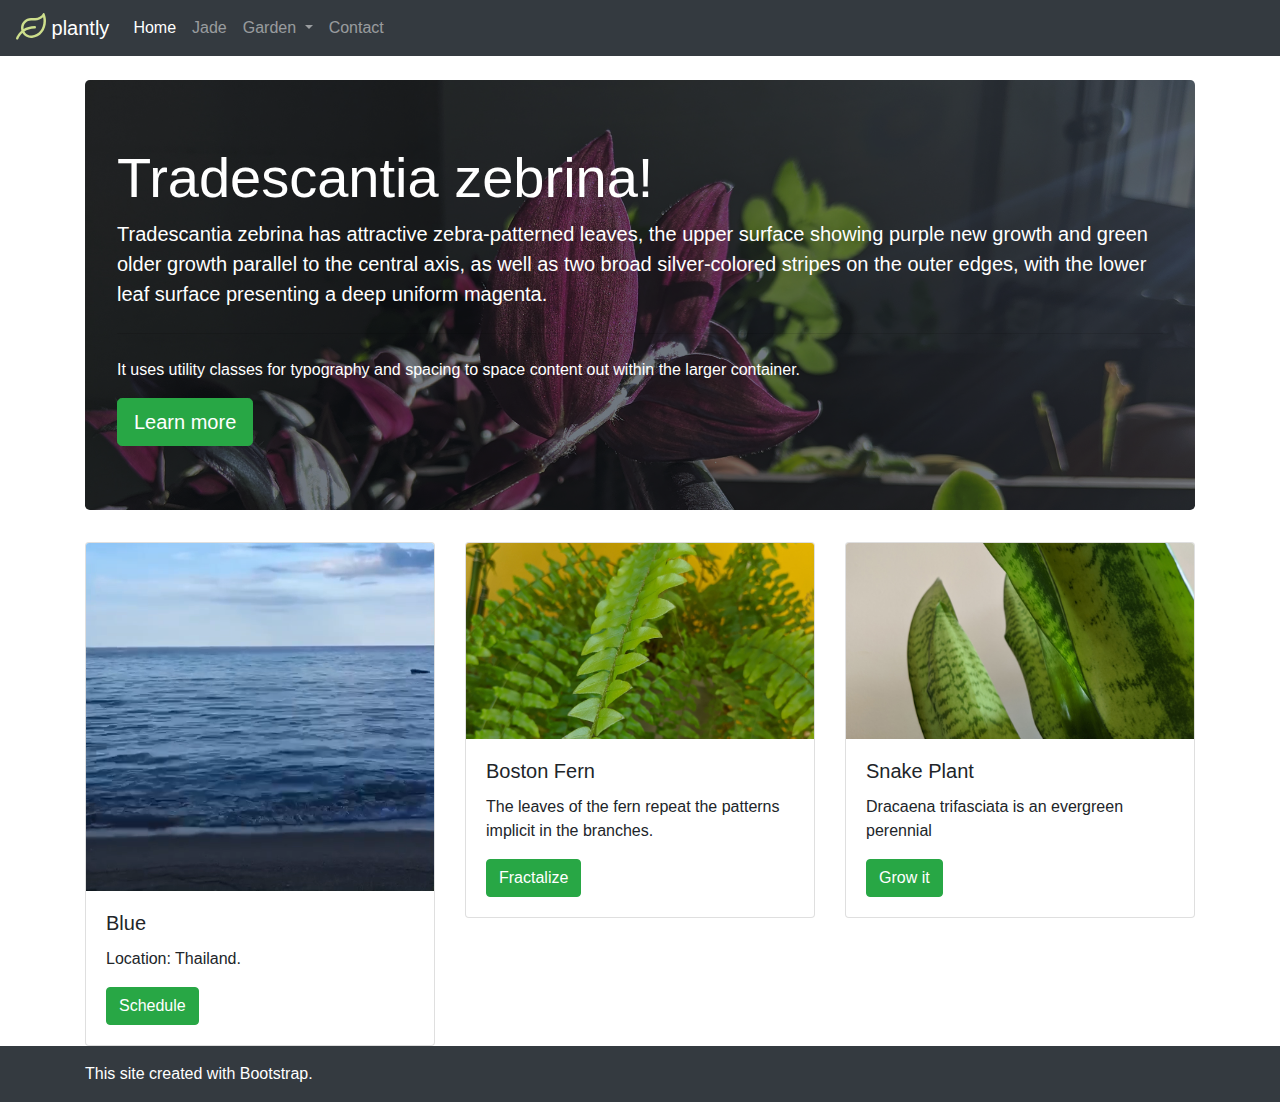
<file: index.html>
<!doctype html>
<html lang="en" class="h-100">
<head>
  <meta charset="utf-8">
  <meta name="viewport" content="width=device-width, initial-scale=1, shrink-to-fit=no">
  <title>Home</title>
  <link rel="icon" href="img/leaf.png" type="image/x-icon" />

  <!-- Bootstrap CSS -->
  <!-- see also: https://getbootstrap.com/docs/4.5/getting-started/download/ -->
  <link href="css/bootstrap.min.css" rel="stylesheet">

  <!-- Custom styles -->
  <link href="css/styles.css" rel="stylesheet">
</head>
<body class="d-flex flex-column h-100">

  <!-- Insert Bootstrap Nav Bar here -->
  <!-- https://getbootstrap.com/docs/4.5/components/navbar/ -->

  <nav class="navbar navbar-expand-lg navbar-dark bg-dark">

    <a class="navbar-brand" href="#">
       <svg style="fill: #cdde8c;" xmlns="http://www.w3.org/2000/svg" width="30" viewBox="0 0 576 512" class="d-inline-block align-top"><path d="M546.2 9.7c-2.9-6.5-8.6-9.7-14.3-9.7-5.3 0-10.7 2.8-14 8.5C486.9 62.4 431.4 96 368 96h-80C182 96 96 182 96 288c0 17.8 2.6 34.9 7.1 51.2C29 403.7 1.8 478.8 1.3 480.2c-4.3 12.5 2.3 26.2 14.8 30.5 14 4.8 26.7-3.8 30.5-14.8.4-1.1 21-57.5 76.3-110.1C160.5 449 231.5 487 308.4 478.9 465.5 467.5 576 326.7 576 154.3c0-50.2-10.8-102.2-29.8-144.6zM303.4 431.2c-86.1 9.1-130.6-54.5-142.2-76.5 47.4-32.9 112-58.7 198.9-58.7 13.2 0 24-10.8 24-24s-10.8-24-24-24c-91.3 0-161.1 25.5-214 59.4-.9-6.4-2-12.8-2-19.4 0-79.4 64.6-144 144-144h80c57.9 0 111.6-22 152-60.9 5.2 23.2 8 47.5 8 71.2-.1 151-93.9 267.4-224.7 276.9z"/></svg>
       plantly
     </a>

    <button class="navbar-toggler" type="button" data-toggle="collapse" data-target="#navbarSupportedContent" aria-controls="navbarSupportedContent" aria-expanded="false" aria-label="Toggle navigation">
      <span class="navbar-toggler-icon"></span>
    </button>

    <div class="collapse navbar-collapse" id="navbarSupportedContent">
      <ul class="navbar-nav mr-auto">
        <li class="nav-item active">
          <a class="nav-link" href="index.html">Home <span class="sr-only">(current)</span></a>
        </li>
        <li class="nav-item">
          <a class="nav-link" href="jade.html">Jade</a>
        </li>
        <li class="nav-item dropdown">
          <a class="nav-link dropdown-toggle" href="#" id="navbarDropdown" role="button" data-toggle="dropdown" aria-haspopup="true" aria-expanded="false">
            Garden
          </a>
          <div class="dropdown-menu" aria-labelledby="navbarDropdown">
            <a class="dropdown-item" href="fern.html">Fern</a>
            <a class="dropdown-item" href="snake.html">Snake Plant</a>
            <a class="dropdown-item" href="blue.html">Blue </a>
            <div class="dropdown-divider"></div>
            <a class="dropdown-item" href="water.html">Water your plants</a>
          </div>
        </li>
        <li class="nav-item">
          <a class="nav-link" href="contact.html">Contact</a>
        </li>
      </ul>
    </div>
  </nav>

  <!-- Insert Jumbotron here -->
  <!-- https://getbootstrap.com/docs/4.5/components/jumbotron/ -->
  <div class="container">
  <div class="jumbotron mt-4 text-white bg-dark">
    <h1 class="display-4">Tradescantia zebrina!</h1>
    <p class="lead">Tradescantia zebrina has attractive zebra-patterned leaves, the upper surface showing purple new growth and green older growth parallel to the central axis, as well as two broad silver-colored stripes on the outer edges, with the lower leaf surface presenting a deep uniform magenta.</p>
    <hr class="my-4">
    <p>It uses utility classes for typography and spacing to space content out within the larger container.</p>
    <a class="btn btn-success btn-lg" href="#" role="button">Learn more</a>
  </div>
</div>


  <!-- Insert Cards here -->
<div class="container">
  <div class="row">
    <div class="col-md">
      <div class="card">
      <!--  <img src="img/water.jpg" class="card-img-top" alt="...">
        <div class="card-body"> -->
        <video class="card-img-top" playsinline autoplay muted loop>
          <source src="media/blue.mp4" type="video/mp4">
          </video>
              <div class="card-body">
          <h5 class="card-title">Blue</h5>
          <p class="card-text">Location: Thailand.</p>
          <a href="blue.html" class="btn btn-success">Schedule</a>
        </div>
      </div>
    </div>
    <div class="col-md">
      <div class="card">
        <img src="img/fern.jpg" class="card-img-top" alt="...">
        <div class="card-body">
          <h5 class="card-title">Boston Fern</h5>
          <p class="card-text">The leaves of the fern repeat the patterns implicit in the branches.</p>
          <a href="#" class="btn btn-success">Fractalize</a>
        </div>
      </div>
    </div>
    <div class="col-md">
      <div class="card">
        <img src="img/snake.jpg" class="card-img-top" alt="...">
        <div class="card-body">
          <h5 class="card-title">Snake Plant</h5>
          <p class="card-text">Dracaena trifasciata is an evergreen perennial</p>
          <a href="#" class="btn btn-success">Grow it</a>
        </div>
      </div>
    </div>
  </div>
</div>

<footer class="footer mt-auto py-3 bg-dark">
  <div class="container">
    <span class="text-white">This site created with <a href="https://getbootstrap.com" target="_blank" class="text-white">Bootstrap</a>.</span>
  </div>
</footer>

  <!-- see also: https://jquery.com/download/  -->
  <script src="js/jquery.slim.min.js"></script>
  <!-- see also: https://getbootstrap.com/docs/4.4/getting-started/contents/#js-files -->
  <script src="js/bootstrap.bundle.min.js"></script>
</body>
</html>
</file>
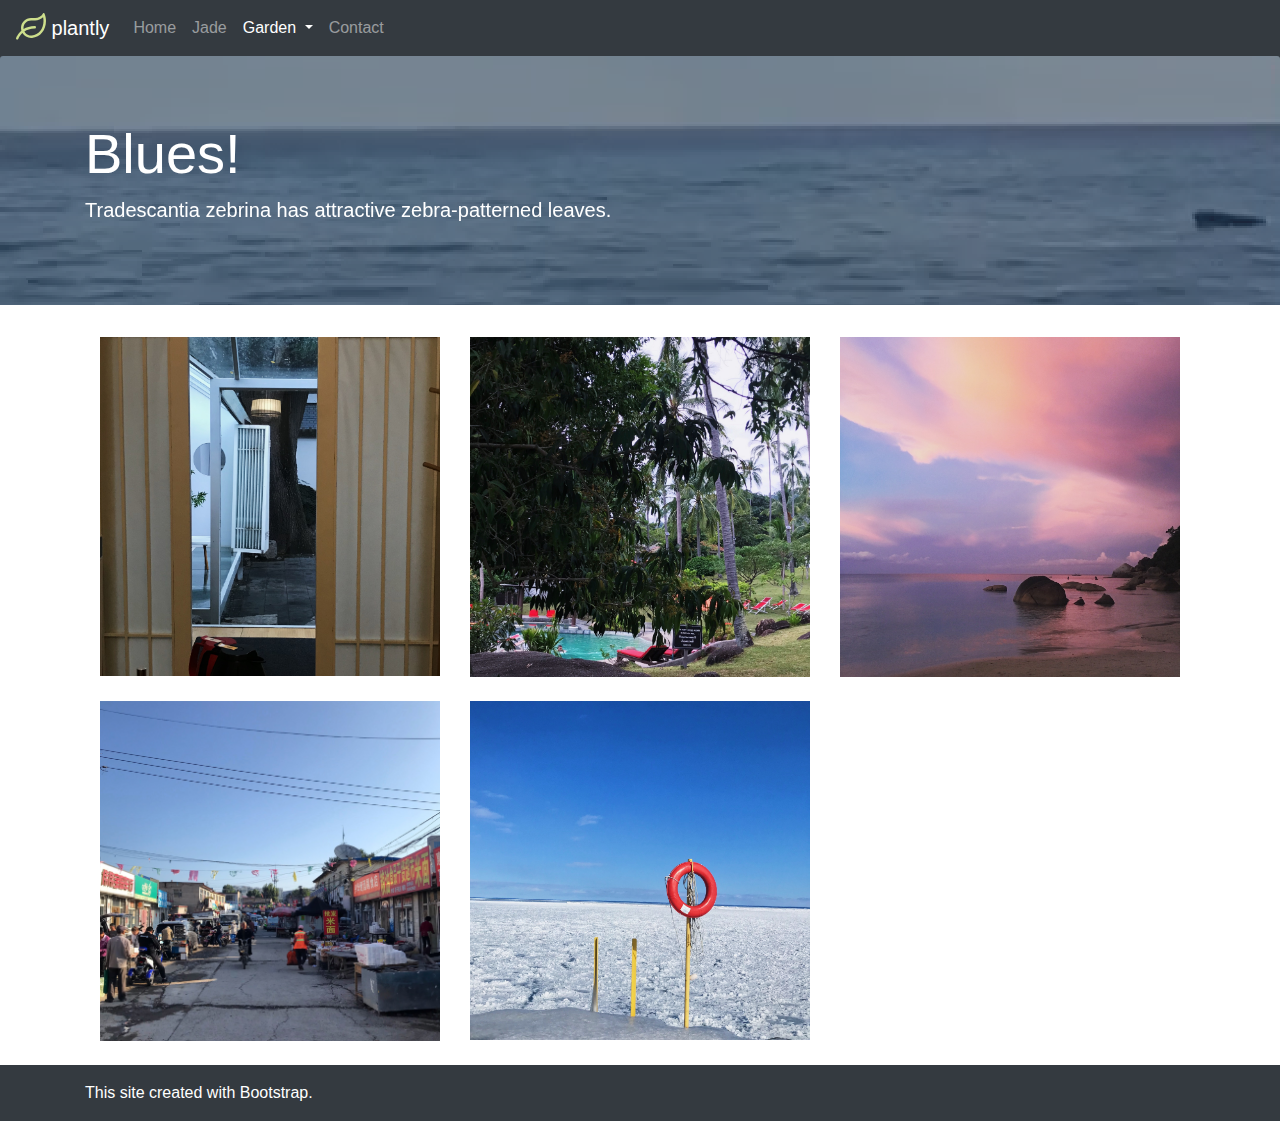
<file: blue.html>
<!doctype html>
<html lang="en" class="h-100">
<head>
  <meta charset="utf-8">
  <meta name="viewport" content="width=device-width, initial-scale=1, shrink-to-fit=no">
  <title>Blue Ocean</title>
  <link rel="icon" href="img/leaf.png" type="image/x-icon" />

  <!-- Bootstrap CSS -->
  <!-- see also: https://getbootstrap.com/docs/4.5/getting-started/download/ -->
  <link href="css/bootstrap.min.css" rel="stylesheet">

  <!-- Custom styles -->
  <link href="css/styles.css" rel="stylesheet">
</head>
<body id="blue" class="d-flex flex-column h-100">

  <!-- Insert Bootstrap Nav Bar here -->
  <!-- https://getbootstrap.com/docs/4.5/components/navbar/ -->

  <nav class="navbar navbar-expand-lg navbar-dark bg-dark">

    <a class="navbar-brand" href="#">
       <svg style="fill: #cdde8c;" xmlns="http://www.w3.org/2000/svg" width="30" viewBox="0 0 576 512" class="d-inline-block align-top"><path d="M546.2 9.7c-2.9-6.5-8.6-9.7-14.3-9.7-5.3 0-10.7 2.8-14 8.5C486.9 62.4 431.4 96 368 96h-80C182 96 96 182 96 288c0 17.8 2.6 34.9 7.1 51.2C29 403.7 1.8 478.8 1.3 480.2c-4.3 12.5 2.3 26.2 14.8 30.5 14 4.8 26.7-3.8 30.5-14.8.4-1.1 21-57.5 76.3-110.1C160.5 449 231.5 487 308.4 478.9 465.5 467.5 576 326.7 576 154.3c0-50.2-10.8-102.2-29.8-144.6zM303.4 431.2c-86.1 9.1-130.6-54.5-142.2-76.5 47.4-32.9 112-58.7 198.9-58.7 13.2 0 24-10.8 24-24s-10.8-24-24-24c-91.3 0-161.1 25.5-214 59.4-.9-6.4-2-12.8-2-19.4 0-79.4 64.6-144 144-144h80c57.9 0 111.6-22 152-60.9 5.2 23.2 8 47.5 8 71.2-.1 151-93.9 267.4-224.7 276.9z"/></svg>
       plantly
     </a>

    <button class="navbar-toggler" type="button" data-toggle="collapse" data-target="#navbarSupportedContent" aria-controls="navbarSupportedContent" aria-expanded="false" aria-label="Toggle navigation">
      <span class="navbar-toggler-icon"></span>
    </button>

    <div class="collapse navbar-collapse" id="navbarSupportedContent">
      <ul class="navbar-nav mr-auto">
        <li class="nav-item">
          <a class="nav-link" href="index.html">Home <span class="sr-only">(current)</span></a>
        </li>
        <li class="nav-item">
          <a class="nav-link" href="jade.html">Jade</a>
        </li>
        <li class="nav-item dropdown active">
          <a class="nav-link dropdown-toggle" href="#" id="navbarDropdown" role="button" data-toggle="dropdown" aria-haspopup="true" aria-expanded="false">
            Garden
          </a>
          <div class="dropdown-menu" aria-labelledby="navbarDropdown">
            <a class="dropdown-item" href="fern.html">Fern</a>
            <a class="dropdown-item" href="snake.html">Snake Plant</a>
            <a class="dropdown-item active" href="prayer.html">Blue <span class="sr-only">(current)</span></a>
            <div class="dropdown-divider"></div>
            <a class="dropdown-item" href="water.html">Water your plants</a>
          </div>
        </li>
        <li class="nav-item">
          <a class="nav-link" href="contact.html">Contact</a>
        </li>
      </ul>
    </div>
  </nav>

  <!-- Insert Jumbotron here -->
  <!-- https://getbootstrap.com/docs/4.5/components/jumbotron/ -->

  <div class="jumbotron jumbotron-fluid text-white bg-dark">
    <video class="card-img-top" playsinline autoplay muted loop>
      <source src="media/blue.mp4" type="video/mp4">
      </video>
    <div class="container">
    <h1 class="display-4">Blues!</h1>
    <p class="lead">Tradescantia zebrina has attractive zebra-patterned leaves.</p>
  </div>
</div>


  <!-- Insert Cards here -->
<div class="container">


  <div class="container">
    <div class="row" data-toggle="modal" data-target="#exampleModal">
      <div class="mb-4 col-sm-6 col-lg-4">
        <img class="w-100" src="img/blue/00.jpg" data-target="#carouselExampleCaptions" data-slide-to="0">
      </div>
      <div class="mb-4 col-sm-6 col-lg-4" data-target="#carouselExampleCaptions" data-slide-to="1">
        <img class="w-100" src="img/blue/02.jpg">
      </div>
      <div class="mb-4 col-sm-6 col-lg-4" data-target="#carouselExampleCaptions" data-slide-to="2">
        <img class="w-100" src="img/blue/04.jpg">
      </div>
      <div class="mb-4 col-sm-6 col-lg-4" data-target="#carouselExampleCaptions" data-slide-to="3">
        <img class="w-100" src="img/blue/06.jpg">
      </div>
      <div class="mb-4 col-sm-6 col-lg-4" data-target="#carouselExampleCaptions" data-slide-to="4">
        <img class="w-100" src="img/blue/07.jpg">
      </div>
    </div>
  </div>

<!-- Button trigger modal -->


<!-- Modal -->
<div class="modal fade" id="exampleModal" tabindex="-1" role="dialog" aria-labelledby="exampleModalLabel" aria-hidden="true">
  <div class="modal-dialog modal-xl">
    <div class="modal-content">
      <div class="modal-header">
        <h5 class="modal-title" id="exampleModalLabel">Blue</h5>
        <button type="button" class="close" data-dismiss="modal" aria-label="Close">
          <span aria-hidden="true">&times;</span>
        </button>
      </div>
      <div class="modal-body">
        <div id="carouselExampleCaptions" class="carousel-fade carousel slide" data-ride="carousel">
        <ol class="carousel-indicators">
          <li data-target="#carouselExampleCaptions" data-slide-to="0" class="active"></li>
          <li data-target="#carouselExampleCaptions" data-slide-to="1"></li>
          <li data-target="#carouselExampleCaptions" data-slide-to="2"></li>
          <li data-target="#carouselExampleCaptions" data-slide-to="3"></li>
          <li data-target="#carouselExampleCaptions" data-slide-to="4"></li>
        </ol>

        <div class="carousel-inner">
          <div class="carousel-item active">
            <img src="img/blue/00.jpg" class="d-block w-100" alt="Beijing">
            <div class="carousel-caption d-none d-md-block">
              <h5>Tea House in Beijingl</h5>
              <p>Unfortunately the place was permanently closed due to COVID-19.</p>
            </div>
          </div>
          <div class="carousel-item">
            <img src="img/blue/02.jpg" class="d-block w-100" alt="pool">
            <div class="carousel-caption d-none d-md-block">
              <h5>Outdoor Pool in Thailand</h5>
              <p>Fresh mix between colors of red,blue and green.</p>
            </div>
          </div>
          <div class="carousel-item">
            <img src="img/blue/04.jpg" class="d-block w-100" alt="Sunset">
            <div class="carousel-caption d-none d-md-block">
              <h5>Sunset in Koh Samui, Thailand</h5>
              <p>FYI: no photoshops have been done to the image and it was the best sunset i ever have seen.</p>
            </div>
          </div>
          <div class="carousel-item">
            <img src="img/blue/06.jpg" class="d-block w-100" alt="market">
            <div class="carousel-caption d-none d-md-block">
              <h5>Morning Market in Zhangjiakou, China</h5>
              <p>The photo was taken during 2019 summer and it is an unique perspective in terms of Chinese culture.</p>
            </div>
          </div>
          <div class="carousel-item">
            <img src="img/blue/07.jpg" class="d-block w-100" alt="function">
            <div class="carousel-caption d-none d-md-block">
              <h5>Life saver in Ontario, Canada</h5>
              <p>The photo was taken at Blue montain area during winter and found this cute contrast between life saver and frozen lake. The name of this photo is : Function.</p>
            </div>
          </div>
        </div>
        <a class="carousel-control-prev" href="#carouselExampleCaptions" role="button" data-slide="prev">
          <span class="carousel-control-prev-icon" aria-hidden="true"></span>
          <span class="sr-only">Previous</span>
        </a>
        <a class="carousel-control-next" href="#carouselExampleCaptions" role="button" data-slide="next">
          <span class="carousel-control-next-icon" aria-hidden="true"></span>
          <span class="sr-only">Next</span>
        </a>
        </div>
      </div>
      </div>
    </div>
  </div>
</div>

</div>

<footer class="footer mt-auto py-3 bg-dark">
  <div class="container">
    <span class="text-white">This site created with <a href="https://getbootstrap.com" target="_blank" class="text-white">Bootstrap</a>.</span>
  </div>
</footer>

  <!-- see also: https://jquery.com/download/  -->
  <script src="js/jquery.slim.min.js"></script>
  <!-- see also: https://getbootstrap.com/docs/4.4/getting-started/contents/#js-files -->
  <script src="js/bootstrap.bundle.min.js"></script>
</body>
</html>
</file>
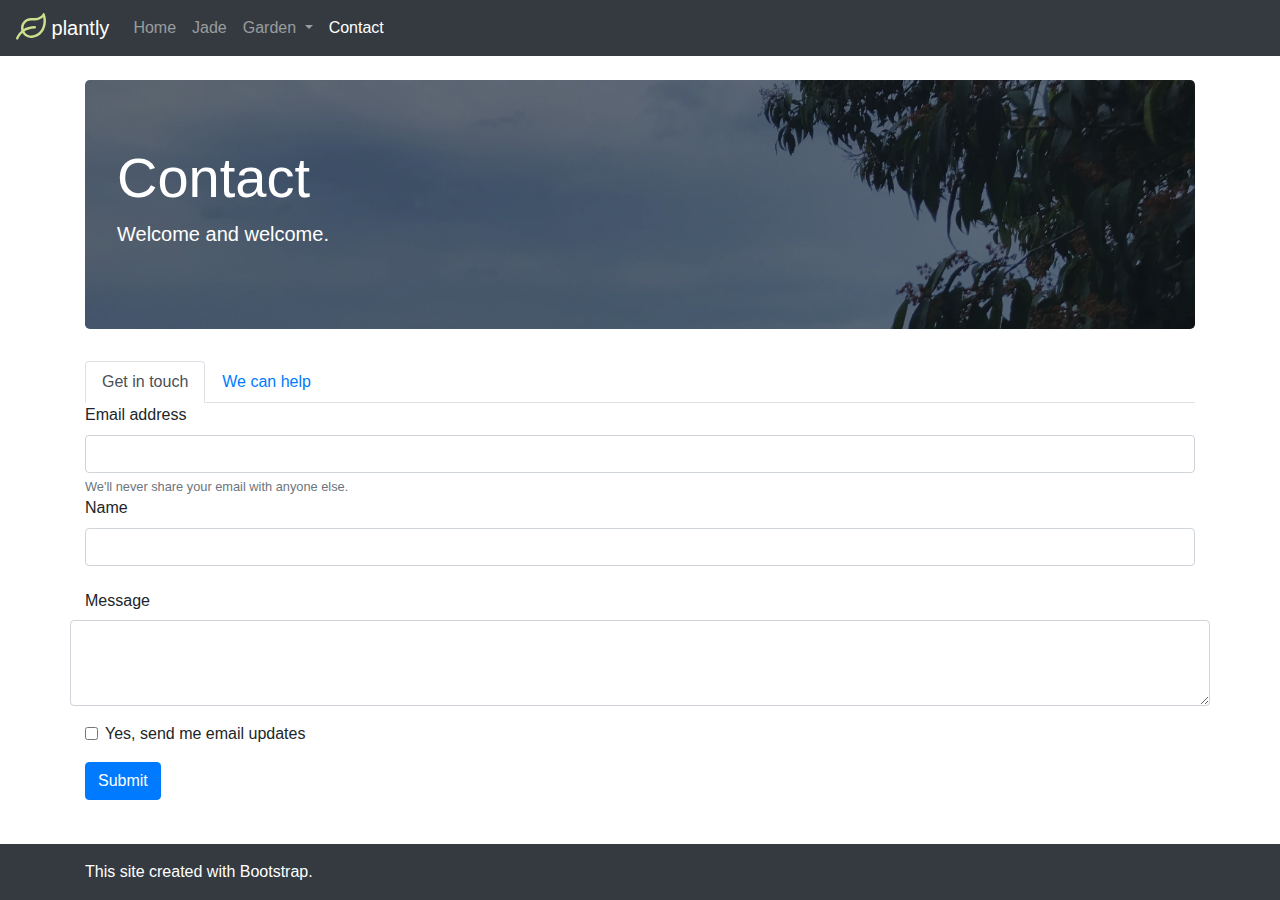
<file: contact.html>
<!doctype html>
<html lang="en" class="h-100">
<head>
  <meta charset="utf-8">
  <meta name="viewport" content="width=device-width, initial-scale=1, shrink-to-fit=no">
  <title>Contact</title>
  <link rel="icon" href="img/leaf.png" type="image/x-icon" />

  <!-- Bootstrap CSS -->
  <!-- see also: https://getbootstrap.com/docs/4.5/getting-started/download/ -->
  <link href="css/bootstrap.min.css" rel="stylesheet">

  <!-- Custom styles -->
  <link href="css/styles.css" rel="stylesheet">
</head>
<body id="contact" class="d-flex flex-column h-100">

  <!-- Insert Bootstrap Nav Bar here -->
  <!-- https://getbootstrap.com/docs/4.5/components/navbar/ -->

  <nav class="navbar navbar-expand-lg navbar-dark bg-dark">

    <a class="navbar-brand" href="#">
       <svg style="fill: #cdde8c;" xmlns="http://www.w3.org/2000/svg" width="30" viewBox="0 0 576 512" class="d-inline-block align-top"><path d="M546.2 9.7c-2.9-6.5-8.6-9.7-14.3-9.7-5.3 0-10.7 2.8-14 8.5C486.9 62.4 431.4 96 368 96h-80C182 96 96 182 96 288c0 17.8 2.6 34.9 7.1 51.2C29 403.7 1.8 478.8 1.3 480.2c-4.3 12.5 2.3 26.2 14.8 30.5 14 4.8 26.7-3.8 30.5-14.8.4-1.1 21-57.5 76.3-110.1C160.5 449 231.5 487 308.4 478.9 465.5 467.5 576 326.7 576 154.3c0-50.2-10.8-102.2-29.8-144.6zM303.4 431.2c-86.1 9.1-130.6-54.5-142.2-76.5 47.4-32.9 112-58.7 198.9-58.7 13.2 0 24-10.8 24-24s-10.8-24-24-24c-91.3 0-161.1 25.5-214 59.4-.9-6.4-2-12.8-2-19.4 0-79.4 64.6-144 144-144h80c57.9 0 111.6-22 152-60.9 5.2 23.2 8 47.5 8 71.2-.1 151-93.9 267.4-224.7 276.9z"/></svg>
       plantly
     </a>

    <button class="navbar-toggler" type="button" data-toggle="collapse" data-target="#navbarSupportedContent" aria-controls="navbarSupportedContent" aria-expanded="false" aria-label="Toggle navigation">
      <span class="navbar-toggler-icon"></span>
    </button>

    <div class="collapse navbar-collapse" id="navbarSupportedContent">
      <ul class="navbar-nav mr-auto">
        <li class="nav-item">
          <a class="nav-link" href="index.html">Home </a>
        </li>
        <li class="nav-item">
          <a class="nav-link" href="jade.html">Jade</a>
        </li>
        <li class="nav-item dropdown">
          <a class="nav-link dropdown-toggle" href="#" id="navbarDropdown" role="button" data-toggle="dropdown" aria-haspopup="true" aria-expanded="false">
            Garden
          </a>
          <div class="dropdown-menu" aria-labelledby="navbarDropdown">
            <a class="dropdown-item" href="fern.html">Fern</a>
            <a class="dropdown-item" href="snake.html">Snake Plant</a>
            <a class="dropdown-item" href="prayer.html">Prayer Plant</a>
            <div class="dropdown-divider"></div>
            <a class="dropdown-item" href="water.html">Water your plants</a>
          </div>
        </li>
        <li class="nav-item active">
          <a class="nav-link" href="contact.html">Contact <span class="sr-only">(current)</span></a>
        </li>
      </ul>
    </div>
  </nav>

  <!-- Insert Jumbotron here -->
  <!-- https://getbootstrap.com/docs/4.5/components/jumbotron/ -->
  <div class="container">
  <div class="jumbotron mt-4 text-white bg-dark">
    <h1 class="display-4">Contact</h1>
    <p class="lead">Welcome and welcome.</p>
</div>


  <!-- Insert Cards here -->




<ul class="nav nav-tabs" id="myTab" role="tablist">
  <li class="nav-item" role="presentation">
    <a class="nav-link active" id="home-tab" data-toggle="tab" href="#home" role="tab" aria-controls="home" aria-selected="true">Get in touch</a>
  </li>
  <li class="nav-item" role="presentation">
    <a class="nav-link" id="profile-tab" data-toggle="tab" href="#profile" role="tab" aria-controls="profile" aria-selected="false">We can help</a>
  </li>

</ul>
<div class="tab-content" id="myTabContent">
  <div class="tab-pane fade show active" id="home" role="tabpanel" aria-labelledby="home-tab">
    <form>
    <div class="form-group">
      <label for="exampleInputEmail1">Email address</label>
      <input type="email" class="form-control" id="exampleInputEmail1" aria-describedby="emailHelp">
      <small id="emailHelp" class="form-text text-muted">We'll never share your email with anyone else.</small>
      <label for="exampleInputEmail1">Name</label>
      <input type="email" class="form-control" id="exampleInputEmail1" aria-describedby="emailHelp">
    </div>
    <div class="form-group row">
      <label for="exampleFormControlTextarea1"class="col-sm-2 col-form-label">Message</label>
      <textarea class="form-control" id="exampleFormControlTextarea1" rows="3"></textarea>
    </div>
  </div>

    <div class="form-group form-check">
      <input type="checkbox" class="form-check-input" id="exampleCheck1">
      <label class="form-check-label" for="exampleCheck1">Yes, send me email updates</label>
    </div>
<div>
    <button type="submit" class="btn btn-primary">Submit</button>
  </form>
</div>

  <div class="tab-pane fade" id="profile" role="tabpanel" aria-labelledby="profile-tab">
  <ul class="list-unstyled">
    <li class="media">
      <img src="img/snake.jpg" width="150" class="mr-3" alt="...">
      <div class="media-body">
        <h5 class="mt-0 mb-1">Snake - <span class="text-muted">Support </span></h5>
        Snaaaaaake.
        <br/>
        <a href="mailto:snake@plant.ly">snake@plant.ca</a>
      </div>
    </li>
    <li class="media my-4">
      <img src="img/fern.jpg" width="150" class="mr-3" alt="...">
      <div class="media-body">
        <h5 class="mt-0 mb-1">Fern - <span class="text-muted">Support </span></h5>
        Feeeeeern.</h5>
        <br/>
        <a href="mailto:fern@plant.ly">fern@plant.ca</a>
      </div>
    </div>
    </li>

  </ul></div>

</div>

</div>
<br/>
<footer class="footer mt-auto py-3 bg-dark">
  <div class="container">
    <span class="text-white">This site created with <a href="https://getbootstrap.com" target="_blank" class="text-white">Bootstrap</a>.</span>
  </div>
</footer>

  <!-- see also: https://jquery.com/download/  -->
  <script src="js/jquery.slim.min.js"></script>
  <!-- see also: https://getbootstrap.com/docs/4.4/getting-started/contents/#js-files -->
  <script src="js/bootstrap.bundle.min.js"></script>
</body>
</html>
</file>
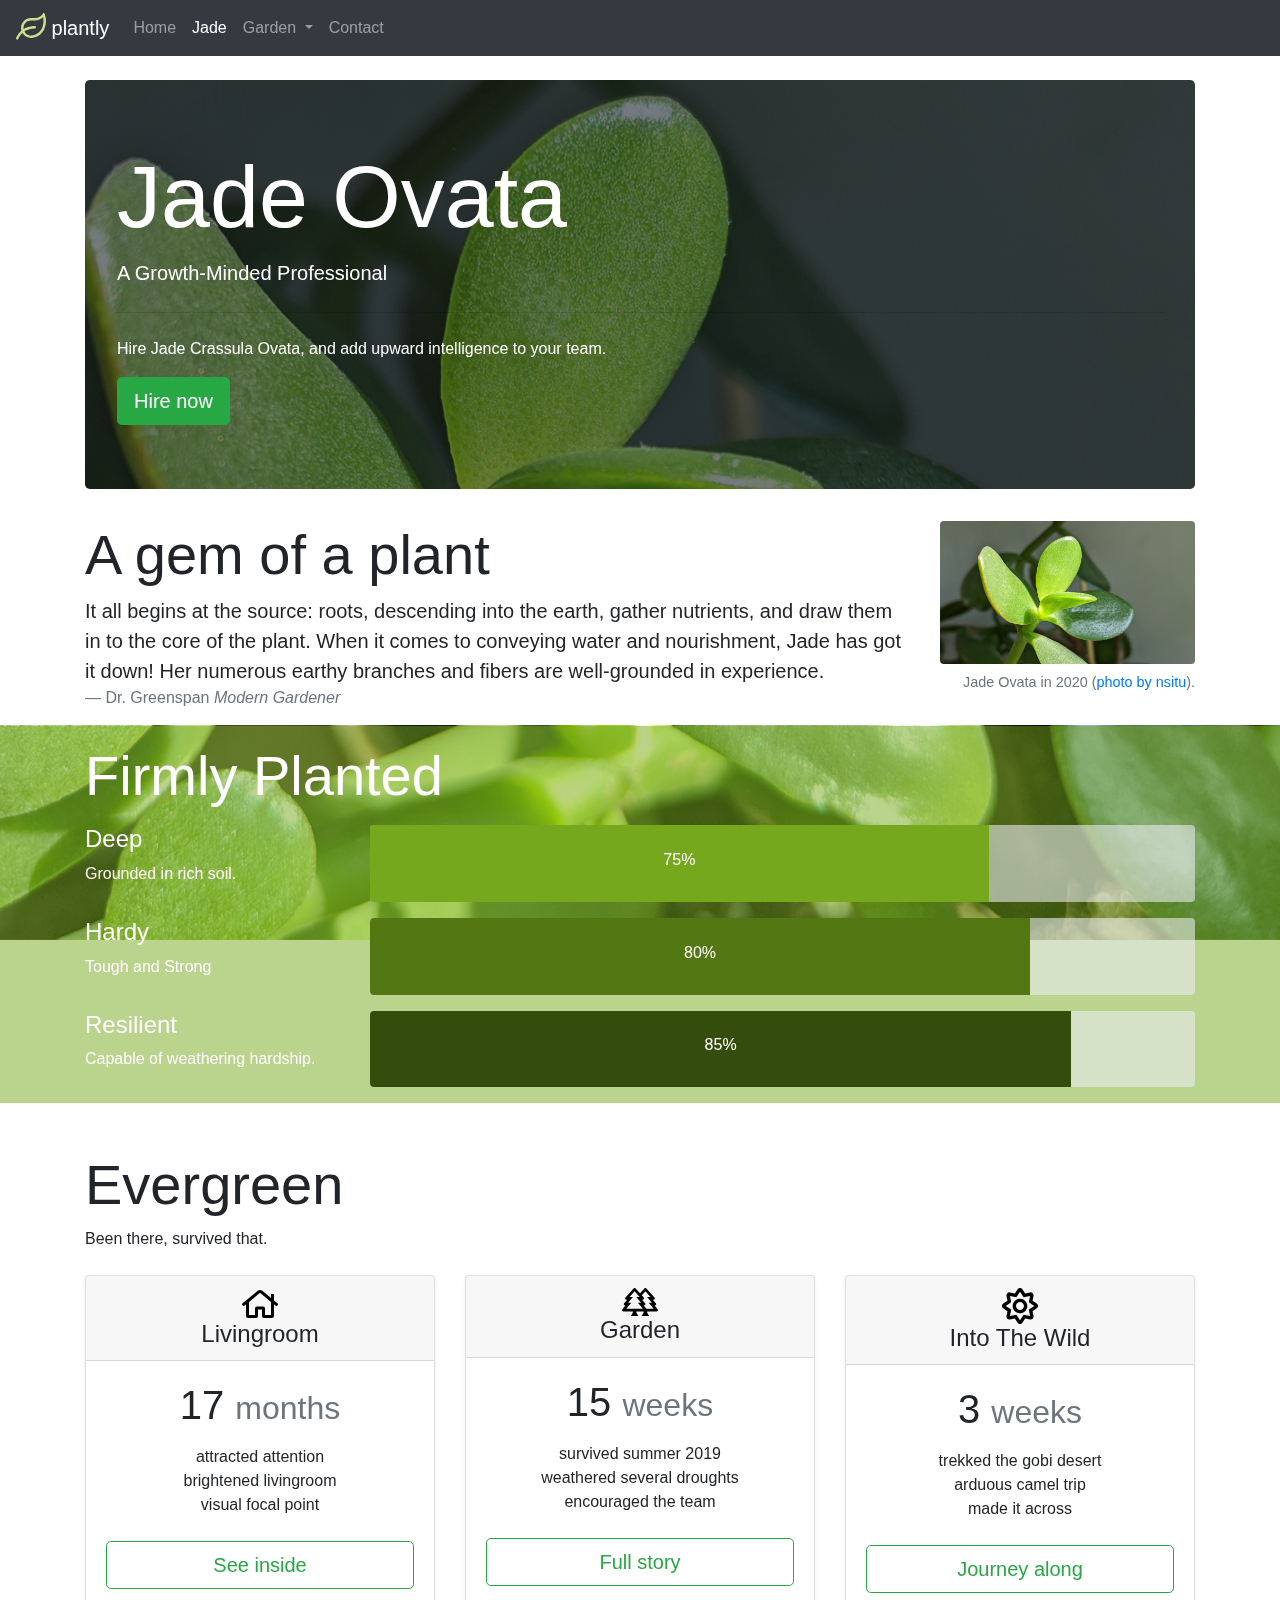
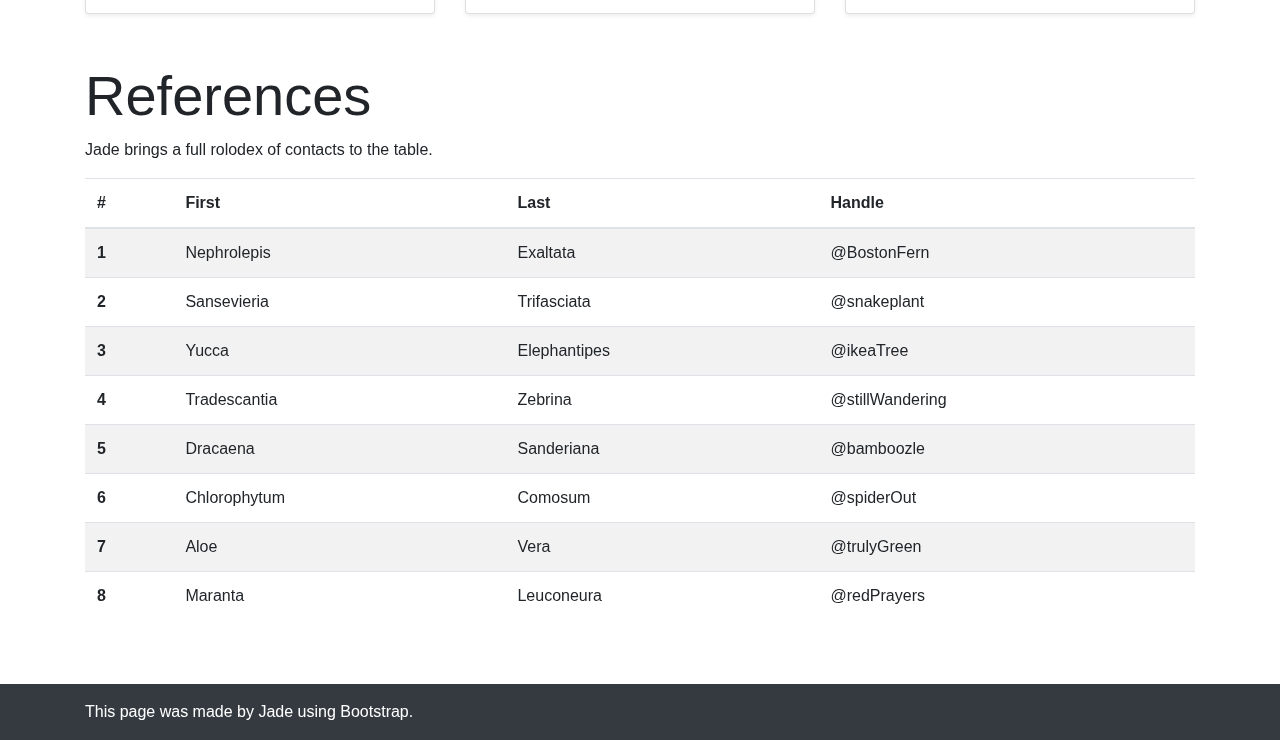
<file: jade.html>
<!doctype html>
<html lang="en" class="h-100">
<head>
  <meta charset="utf-8">
  <meta name="viewport" content="width=device-width, initial-scale=1, shrink-to-fit=no">
  <link rel="icon" href="img/leaf.png" type="image/x-icon" />
  <title>Jade Ovata</title>

  <!-- Bootstrap CSS -->
  <!-- see also: https://getbootstrap.com/docs/4.5/getting-started/download/ -->
  <link href="css/bootstrap.min.css" rel="stylesheet">

  <!-- Custom styles -->
  <link href="css/styles.css" rel="stylesheet">
</head>
<body id="jade" class="d-flex flex-column h-100">

    <nav class="navbar navbar-expand-lg navbar-dark bg-dark">

      <a class="navbar-brand" href="#">
         <svg style="fill: #cdde8c;" xmlns="http://www.w3.org/2000/svg" width="30" viewBox="0 0 576 512" class="d-inline-block align-top"><path d="M546.2 9.7c-2.9-6.5-8.6-9.7-14.3-9.7-5.3 0-10.7 2.8-14 8.5C486.9 62.4 431.4 96 368 96h-80C182 96 96 182 96 288c0 17.8 2.6 34.9 7.1 51.2C29 403.7 1.8 478.8 1.3 480.2c-4.3 12.5 2.3 26.2 14.8 30.5 14 4.8 26.7-3.8 30.5-14.8.4-1.1 21-57.5 76.3-110.1C160.5 449 231.5 487 308.4 478.9 465.5 467.5 576 326.7 576 154.3c0-50.2-10.8-102.2-29.8-144.6zM303.4 431.2c-86.1 9.1-130.6-54.5-142.2-76.5 47.4-32.9 112-58.7 198.9-58.7 13.2 0 24-10.8 24-24s-10.8-24-24-24c-91.3 0-161.1 25.5-214 59.4-.9-6.4-2-12.8-2-19.4 0-79.4 64.6-144 144-144h80c57.9 0 111.6-22 152-60.9 5.2 23.2 8 47.5 8 71.2-.1 151-93.9 267.4-224.7 276.9z"/></svg>
         plantly
       </a>

      <button class="navbar-toggler" type="button" data-toggle="collapse" data-target="#navbarSupportedContent" aria-controls="navbarSupportedContent" aria-expanded="false" aria-label="Toggle navigation">
        <span class="navbar-toggler-icon"></span>
      </button>

      <div class="collapse navbar-collapse" id="navbarSupportedContent">
        <ul class="navbar-nav mr-auto">
          <li class="nav-item">
            <a class="nav-link" href="index.html">Home</a>
          </li>
          <li class="nav-item active">
            <a class="nav-link" href="jade.html">Jade <span class="sr-only">(current)</span></a>
          </li>
          <li class="nav-item dropdown">
            <a class="nav-link dropdown-toggle" href="#" id="navbarDropdown" role="button" data-toggle="dropdown" aria-haspopup="true" aria-expanded="false">
              Garden
            </a>
            <div class="dropdown-menu" aria-labelledby="navbarDropdown">
              <a class="dropdown-item" href="snake.html">Snake Plant</a>
              <a class="dropdown-item" href="fern.html">Boston Fern</a>
              <a class="dropdown-item" href="prayer.html">Prayer Plant</a>
              <div class="dropdown-divider"></div>
              <a class="dropdown-item" href="water.html">Watering your Plants</a>
            </div>
          </li>
          <li class="nav-item">
            <a class="nav-link" href="contact.html">Contact</a>
          </li>
        </ul>
      </div>
    </nav>

  <div class="container">
    <div class="jumbotron mt-4 text-white bg-dark">
      <h1 class="display-2">Jade Ovata</h1>
      <p class="lead">A Growth-Minded Professional</p>
      <hr class="my-4">
      <p>Hire Jade Crassula Ovata, and add upward intelligence to your team.</p>
      <a class="btn btn-success btn-lg" href="#" role="button">Hire now</a>
    </div>
  </div>


  <div class="container">

      <div class="row">

      <div class="col-sm-9">
        <h1 class="display-4">A gem of a plant</h1>
        <blockquote class="blockquote">
          <p class="mb-0">It all begins at the source: roots, descending into the earth, gather nutrients, and draw them in to the core of the plant. When it comes to conveying water and nourishment, Jade has got it down! Her numerous earthy branches and fibers are well-grounded in experience.</p>
          <footer class="blockquote-footer">Dr. Greenspan <cite title="Source Title">Modern Gardener</cite></footer>
        </blockquote>
    </div>
  <div class="col-sm-3">
      <figure class="figure">
        <img src="img/jade.jpg" class="figure-img img-fluid rounded" alt="The Jade">
        <figcaption class="figure-caption text-right">Jade Ovata in 2020 (<a href="https://nsitu.ca">photo by nsitu</a>).</figcaption>
      </figure>
  </div>
      </div>

  </div>


  <div class="py-3 text-white container-fluid parallax-window" data-parallax="scroll" data-image-src="img/jade-base.jpg">

    <div class="container">
      <h1 class="display-4">Firmly Planted</h1>
      <div class="row mt-3">
        <div class="col-3">
          <h4>Deep</h4>
          <p>Grounded in rich soil.</p>
        </div>
        <div class="col-9">
          <div class="progress">
            <div class="progress-bar" role="progressbar" aria-valuenow="75" aria-valuemin="0" aria-valuemax="100"><h6>75%</h6></div>
          </div>
        </div>
      </div>

      <div class="row mt-3">
        <div class="col-3">
          <h4>Hardy</h4>
          <p>Tough and Strong</p>
        </div>
        <div class="col-9">
          <div class="progress">
            <div class="progress-bar" role="progressbar" aria-valuenow="80" aria-valuemin="0" aria-valuemax="100"><h6>80%</h6></div>
          </div>
        </div>
      </div>

      <div class="row mt-3">
        <div class="col-3">
          <h4>Resilient</h4>
          <p>Capable of weathering hardship.</p>
        </div>
        <div class="col-9">
          <div class="progress">
            <div class="progress-bar" role="progressbar" aria-valuenow="85" aria-valuemin="0" aria-valuemax="100"><h6>85%</h6></div>
          </div>
        </div>
      </div>
    </div>
  </div>


  <div class="container my-5">


    <h1 class="display-4">Evergreen</h1>
    <p>Been there, survived that. <p>
    <div class="card-deck my-4 text-center">
        <div class="card mb-4 shadow-sm">
          <div class="card-header">
            <svg xmlns="http://www.w3.org/2000/svg" viewBox="0 0 576 512"><path d="M570.24 247.41L512 199.52V104a8 8 0 0 0-8-8h-32a8 8 0 0 0-7.95 7.88v56.22L323.87 45a56.06 56.06 0 0 0-71.74 0L5.76 247.41a16 16 0 0 0-2 22.54L14 282.25a16 16 0 0 0 22.53 2L64 261.69V448a32.09 32.09 0 0 0 32 32h128a32.09 32.09 0 0 0 32-32V344h64v104a32.09 32.09 0 0 0 32 32h128a32.07 32.07 0 0 0 32-31.76V261.67l27.53 22.62a16 16 0 0 0 22.53-2L572.29 270a16 16 0 0 0-2.05-22.59zM463.85 432H368V328a32.09 32.09 0 0 0-32-32h-96a32.09 32.09 0 0 0-32 32v104h-96V222.27L288 77.65l176 144.56z"/></svg>
            <h4 class="my-0 font-weight-normal">Livingroom</h4>
          </div>
          <div class="card-body">
            <h1 class="card-title pricing-card-title">17 <small class="text-muted">months</small></h1>
            <ul class="list-unstyled mt-3 mb-4">
              <li>attracted attention</li>
              <li>brightened livingroom</li>
              <li>visual focal point</li>
            </ul>
            <button type="button" class="btn btn-lg btn-block btn-outline-success">See inside</button>
          </div>
        </div>
        <div class="card mb-4 shadow-sm">
          <div class="card-header">
            <svg xmlns="http://www.w3.org/2000/svg" viewBox="0 0 640 512"><path d="M634.19 376.23l-55.47-64.37H584c9.34 0 17.84-5.43 21.78-13.92 3.94-8.47 2.56-18.48-3.47-25.61l-54.56-64.55H560c9.47 0 18.06-5.58 21.94-14.24a24.088 24.088 0 0 0-4.09-25.85l-144-160.11c-9.13-10.1-26.56-10.1-35.69 0L320 94.48l-78.16-86.9c-9.13-10.1-26.56-10.1-35.69 0l-144 160.11a24.063 24.063 0 0 0-4.09 25.85c3.88 8.66 12.47 14.24 21.94 14.24h12.25l-54.56 64.55c-6.03 7.13-7.41 17.14-3.47 25.61A24.021 24.021 0 0 0 56 311.86h5.28L5.81 376.23c-6.13 7.11-7.53 17.15-3.63 25.69a23.998 23.998 0 0 0 21.81 14.01h168v24.46l-30.29 48.43c-5.32 10.65 2.42 23.17 14.31 23.17h95.96c11.89 0 19.63-12.53 14.31-23.17L256 440.39v-24.46h128v24.46l-30.29 48.43c-5.32 10.65 2.42 23.17 14.31 23.17h95.96c11.89 0 19.63-12.53 14.31-23.17L448 440.39v-24.46h168c9.38 0 17.91-5.47 21.81-14.01 3.91-8.54 2.51-18.57-3.62-25.69zM304 367.9H76.37l89.66-104.07h-58.28l88-104.07h-61.88L224 59.55l90.13 100.2h-61.88l88 104.07h-58.28l89.66 104.07H304zm131 0l-48.29-56.04H392c9.34 0 17.84-5.43 21.78-13.92 3.94-8.47 2.56-18.48-3.47-25.61l-54.56-64.55H368c9.47 0 18.06-5.58 21.94-14.24a24.088 24.088 0 0 0-4.09-25.85l-33.55-37.31L416 59.55l90.13 100.2h-61.88l88 104.07h-58.28l89.66 104.07H435z"/></svg>

            <h4 class="my-0 font-weight-normal">Garden</h4>
          </div>
          <div class="card-body">
            <h1 class="card-title pricing-card-title">15 <small class="text-muted"> weeks</small></h1>
            <ul class="list-unstyled mt-3 mb-4">
              <li>survived summer 2019</li>
              <li>weathered several droughts</li>
              <li>encouraged the team</li>
            </ul>
            <button type="button" class="btn btn-lg btn-block btn-outline-success">Full story</button>
          </div>
        </div>
        <div class="card mb-4 shadow-sm">
          <div class="card-header">
            <svg xmlns="http://www.w3.org/2000/svg" viewBox="0 0 512 512"><path d="M494.2 221.9l-59.8-40.5 13.7-71c2.6-13.2-1.6-26.8-11.1-36.4-9.6-9.5-23.2-13.7-36.2-11.1l-70.9 13.7-40.4-59.9c-15.1-22.3-51.9-22.3-67 0l-40.4 59.9-70.8-13.7C98 60.4 84.5 64.5 75 74.1c-9.5 9.6-13.7 23.1-11.1 36.3l13.7 71-59.8 40.5C6.6 229.5 0 242 0 255.5s6.7 26 17.8 33.5l59.8 40.5-13.7 71c-2.6 13.2 1.6 26.8 11.1 36.3 9.5 9.5 22.9 13.7 36.3 11.1l70.8-13.7 40.4 59.9C230 505.3 242.6 512 256 512s26-6.7 33.5-17.8l40.4-59.9 70.9 13.7c13.4 2.7 26.8-1.6 36.3-11.1 9.5-9.5 13.6-23.1 11.1-36.3l-13.7-71 59.8-40.5c11.1-7.5 17.8-20.1 17.8-33.5-.1-13.6-6.7-26.1-17.9-33.7zm-112.9 85.6l17.6 91.2-91-17.6L256 458l-51.9-77-90.9 17.6 17.6-91.2-76.8-52 76.8-52-17.6-91.2 91 17.6L256 53l51.9 76.9 91-17.6-17.6 91.1 76.8 52-76.8 52.1zM256 152c-57.3 0-104 46.7-104 104s46.7 104 104 104 104-46.7 104-104-46.7-104-104-104zm0 160c-30.9 0-56-25.1-56-56s25.1-56 56-56 56 25.1 56 56-25.1 56-56 56z"/></svg>
            <h4 class="my-0 font-weight-normal">Into The Wild</h4>
          </div>
          <div class="card-body">
            <h1 class="card-title pricing-card-title">3 <small class="text-muted"> weeks</small></h1>
            <ul class="list-unstyled mt-3 mb-4">
              <li>trekked the gobi desert</li>
              <li>arduous camel trip</li>
              <li>made it across</li>
            </ul>
            <button type="button" class="btn btn-lg btn-block btn-outline-success">Journey along</button>
          </div>
        </div>
      </div>

<!-- See also: https://getbootstrap.com/docs/4.5/examples/dashboard/ -->
      <h1 class="display-4">References</h1>
      <p>Jade brings a full rolodex of contacts to the table. <p>
    <table class="table table-striped">
    <thead>
      <tr>
        <th scope="col">#</th>
        <th scope="col">First</th>
        <th scope="col">Last</th>
        <th scope="col">Handle</th>
      </tr>
    </thead>
    <tbody>
      <tr>
        <th scope="row">1</th>
        <td>Nephrolepis</td>
        <td>Exaltata</td>
        <td>@BostonFern</td>
      </tr>
      <tr>
        <th scope="row">2</th>
        <td>Sansevieria</td>
        <td>Trifasciata</td>
        <td>@snakeplant</td>
      </tr>
      <tr>
        <th scope="row">3</th>
        <td>Yucca</td>
        <td>Elephantipes</td>
        <td>@ikeaTree</td>
      </tr>
      <tr>
        <th scope="row">4</th>
        <td>Tradescantia</td>
        <td>Zebrina</td>
        <td>@stillWandering</td>
      </tr>
      <tr>
        <th scope="row">5</th>
        <td>Dracaena</td>
        <td>Sanderiana</td>
        <td>@bamboozle</td>
      </tr>
      <tr>
        <th scope="row">6</th>
        <td>Chlorophytum</td>
        <td>Comosum</td>
        <td>@spiderOut</td>
      </tr>
      <tr>
        <th scope="row">7</th>
        <td>Aloe</td>
        <td>Vera</td>
        <td>@trulyGreen</td>
      </tr>
      <tr>
        <th scope="row">8</th>
        <td>Maranta</td>
        <td>Leuconeura</td>
        <td>@redPrayers</td>
      </tr>
    </tbody>
  </table>
  </div>

<!-- See also: https://getbootstrap.com/docs/4.5/examples/sticky-footer/ -->
<footer class="footer mt-auto py-3 bg-dark">
  <div class="container">
    <span class="text-white">This page was made by Jade using <a href="https://getbootstrap.com" class="text-white">Bootstrap</a>.</span>
  </div>
</footer>

  <!-- see also: https://jquery.com/download/  -->
  <script src="js/jquery.slim.min.js"></script>
  <!-- see also: https://getbootstrap.com/docs/4.4/getting-started/contents/#js-files -->
  <script src="js/parallax.min.js"></script>
  <script src="js/bootstrap.bundle.min.js"></script>
</body>
</html>
</file>
<file: css/styles.css>
.jumbotron {
  background-image: url(../img/plants.jpg);
  background-size: cover;
  background-blend-mode: soft-light;
}

#blue .jumbotron{
  position: relative;
  background-image: none;
}

#blue .jumbotron video{
  position: absolute;
  top: 0;
  width: 100%;
  height: 100%;
  object-fit: cover;
  object-position: 0 30%;
  opacity: 0.5;
}
#blue .jumbotron .container {
  position: relative;
}

#blue .carousel-caption{
  background: rgba(0, 0, 0, 0.5);
}

#contact .jumbotron {
  background-image: url(../img/blue/03.jpg);
}


#jade .jumbotron {
  background-image: url(../img/jade.jpg);
  background-position: 50% 50%;
  background-attachment: fixed;
}

#jade .progress {
  height: 100%;
  background-color: #e9ecef99;
}

#jade .progress-bar[aria-valuenow="75"]{
  background-color: rgb(117,168,28);
  width: 75%;
}
#jade .progress-bar[aria-valuenow="80"]{
  background-color: rgb(83,120,19);
  width: 80%;
}
#jade .progress-bar[aria-valuenow="85"]{
  background-color: rgb(53,77,12);
  width: 85%;
}


#jade .container-fluid{
  background-color: rgb(117,168,28,0.5);
}

#jade .card-deck svg{
  width: 36px;
}
</file>
